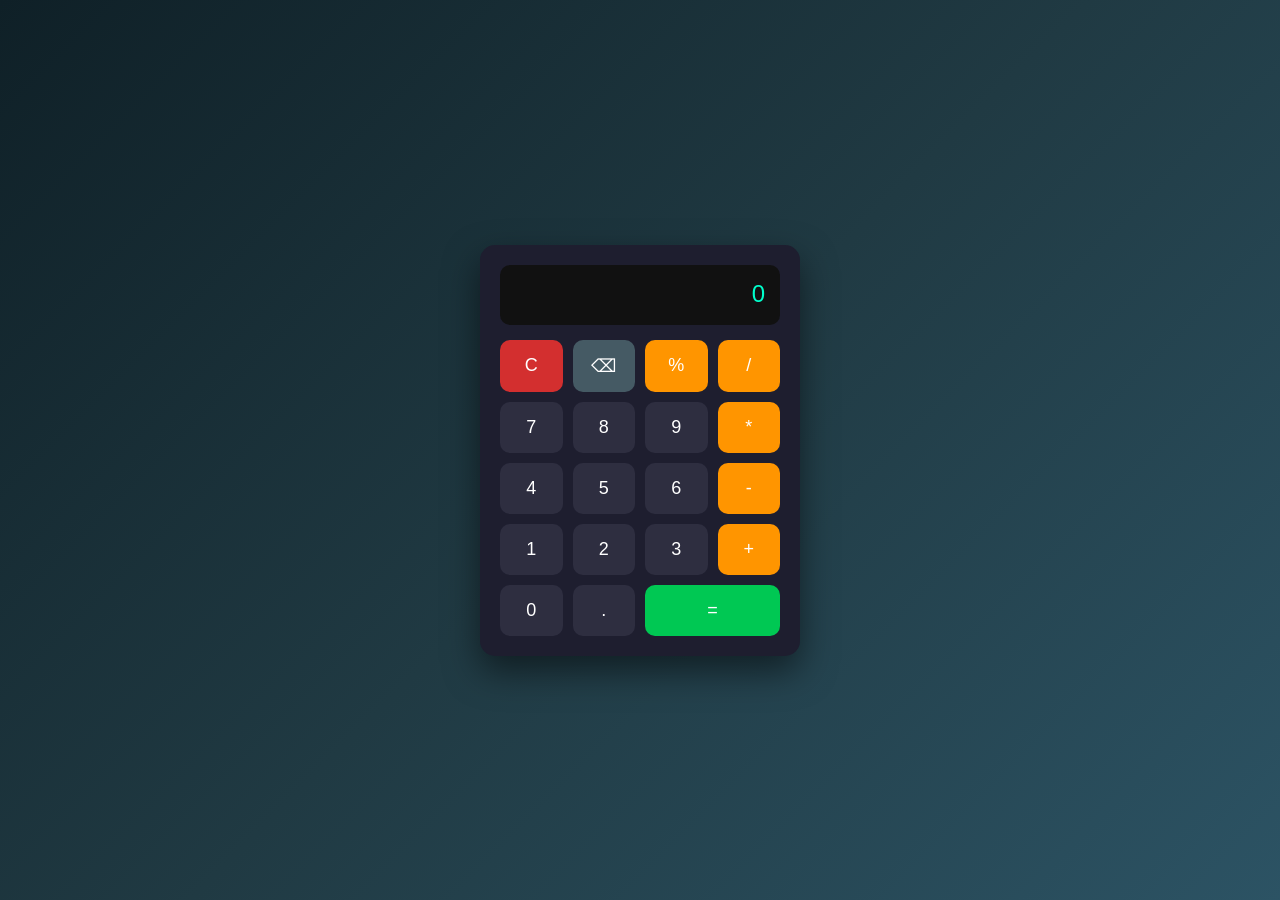
<file: calculator.html>
<!DOCTYPE html>
<html lang="en">
<head>
<meta charset="UTF-8">
<meta name="viewport" content="width=device-width, initial-scale=1.0">
<title>Advanced Calculator</title>

<style>
    * {
        margin: 0;
        padding: 0;
        box-sizing: border-box;
        font-family: Arial, Helvetica, sans-serif;
    }

    body {
        height: 100vh;
        display: flex;
        justify-content: center;
        align-items: center;
        background: linear-gradient(135deg, #0f2027, #203a43, #2c5364);
    }

    .calculator {
        background: #1e1e2f;
        padding: 20px;
        border-radius: 15px;
        box-shadow: 0 15px 35px rgba(0,0,0,0.5);
        width: 320px;
    }

    .display {
        width: 100%;
        height: 60px;
        background: #111;
        color: #00ffcc;
        text-align: right;
        padding: 15px;
        font-size: 24px;
        border-radius: 10px;
        margin-bottom: 15px;
        overflow-x: auto;
    }

    .buttons {
        display: grid;
        grid-template-columns: repeat(4, 1fr);
        gap: 10px;
    }

    button {
        padding: 15px;
        font-size: 18px;
        border: none;
        border-radius: 10px;
        cursor: pointer;
        transition: 0.2s ease;
    }

    button:hover {
        transform: scale(1.05);
    }

    button:active {
        transform: scale(0.95);
    }

    .number {
        background: #2e2e40;
        color: white;
    }

    .operator {
        background: #ff9500;
        color: white;
    }

    .equal {
        background: #00c853;
        color: white;
        grid-column: span 2;
    }

    .clear {
        background: #d32f2f;
        color: white;
    }

    .backspace {
        background: #455a64;
        color: white;
    }

    @media (max-width: 400px) {
        .calculator {
            width: 95%;
        }
    }
</style>
</head>
<body>

<div class="calculator">
    <div id="display" class="display">0</div>

    <div class="buttons">
        <button class="clear">C</button>
        <button class="backspace">⌫</button>
        <button class="operator">%</button>
        <button class="operator">/</button>

        <button class="number">7</button>
        <button class="number">8</button>
        <button class="number">9</button>
        <button class="operator">*</button>

        <button class="number">4</button>
        <button class="number">5</button>
        <button class="number">6</button>
        <button class="operator">-</button>

        <button class="number">1</button>
        <button class="number">2</button>
        <button class="number">3</button>
        <button class="operator">+</button>

        <button class="number">0</button>
        <button class="number">.</button>
        <button class="equal">=</button>
    </div>
</div>

<script>
    const display = document.getElementById("display");
    const buttons = document.querySelectorAll("button");

    let currentInput = "";

    function updateDisplay(value) {
        display.textContent = value || "0";
    }

    function isOperator(char) {
        return ["+", "-", "*", "/", "%"].includes(char);
    }

    buttons.forEach(button => {
        button.addEventListener("click", () => {
            const value = button.textContent;

            if (button.classList.contains("number")) {
                currentInput += value;
            }

            else if (button.classList.contains("operator")) {
                if (currentInput === "") return;

                const lastChar = currentInput.slice(-1);
                if (isOperator(lastChar)) {
                    currentInput = currentInput.slice(0, -1);
                }

                currentInput += value;
            }

            else if (button.classList.contains("clear")) {
                currentInput = "";
            }

            else if (button.classList.contains("backspace")) {
                currentInput = currentInput.slice(0, -1);
            }

            else if (button.classList.contains("equal")) {
                try {
                    currentInput = eval(currentInput).toString();
                } catch {
                    currentInput = "Error";
                }
            }

            updateDisplay(currentInput);
        });
    });

    // Keyboard Support
    document.addEventListener("keydown", (e) => {
        if ((e.key >= "0" && e.key <= "9") || e.key === ".") {
            currentInput += e.key;
        }
        else if (isOperator(e.key)) {
            const lastChar = currentInput.slice(-1);
            if (!isOperator(lastChar)) {
                currentInput += e.key;
            }
        }
        else if (e.key === "Enter") {
            try {
                currentInput = eval(currentInput).toString();
            } catch {
                currentInput = "Error";
            }
        }
        else if (e.key === "Backspace") {
            currentInput = currentInput.slice(0, -1);
        }
        else if (e.key === "Escape") {
            currentInput = "";
        }

        updateDisplay(currentInput);
    });
</script>

</body>
</html>
</file>
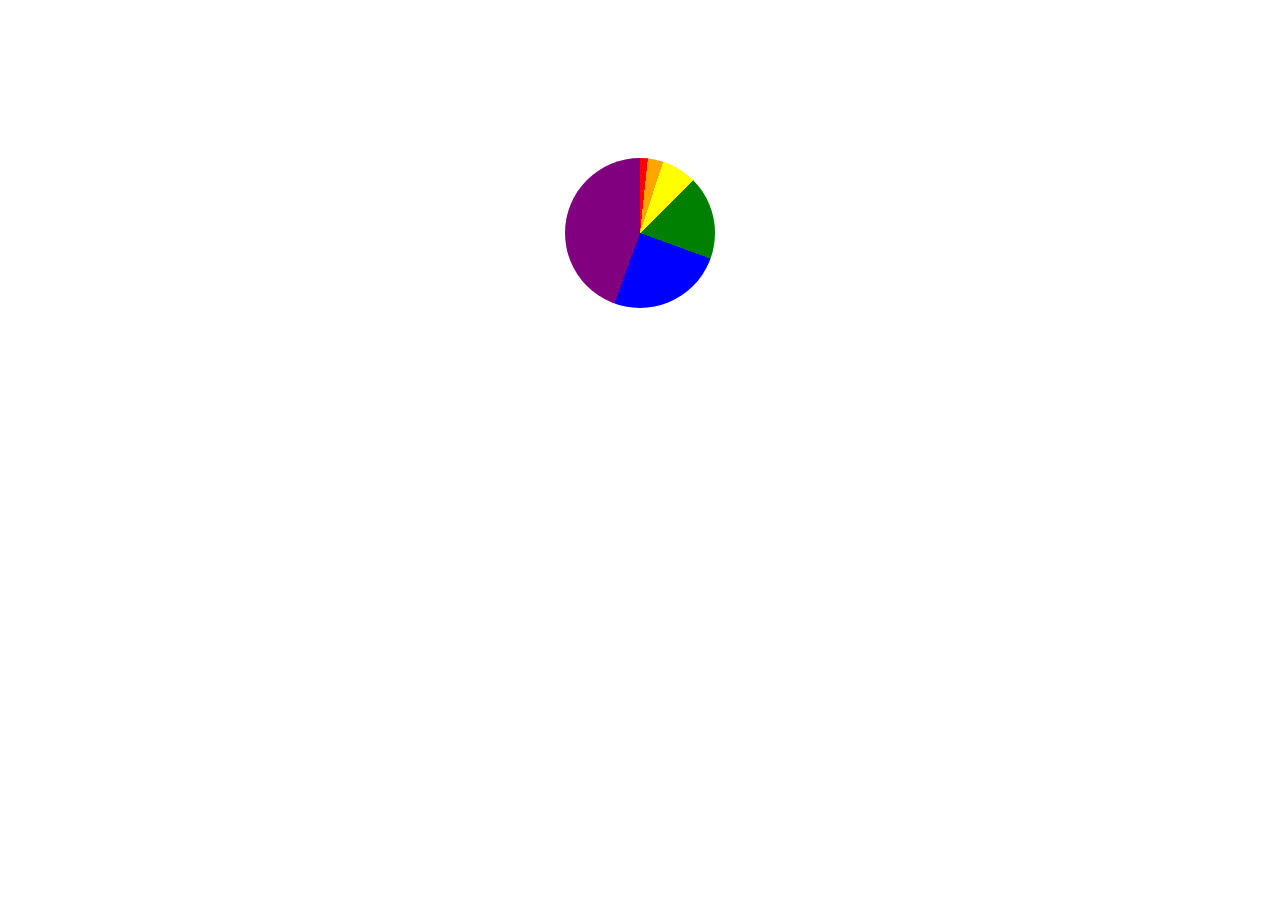
<file: piechart.html>
<!DOCTYPE html>
<html lang="en">
<head>
    <meta charset="UTF-8">
    <meta name="viewport" content="width=device-width, initial-scale=1.0">
    <title>Document</title>
    <style>
        .main-container{
            height:50vh;
            width: 100%;
            display:flex;
            align-items: center;
            justify-content: center;
        }
        .circle{
            width:150px;
            height:150px;
            background: conic-gradient(red 6deg,
            orange 6deg 18deg,
            yellow 18deg 45deg,
            green 45deg 110deg,
            blue 110deg 200deg,
            purple 200deg);;
            border-radius:50%;
            /* justify-self: center;   */
        }


    </style>
</head>
<body>
    <div class="main-container">
        <div class="circle">

        </div> 
    </div>
</body>
</html>
</file>
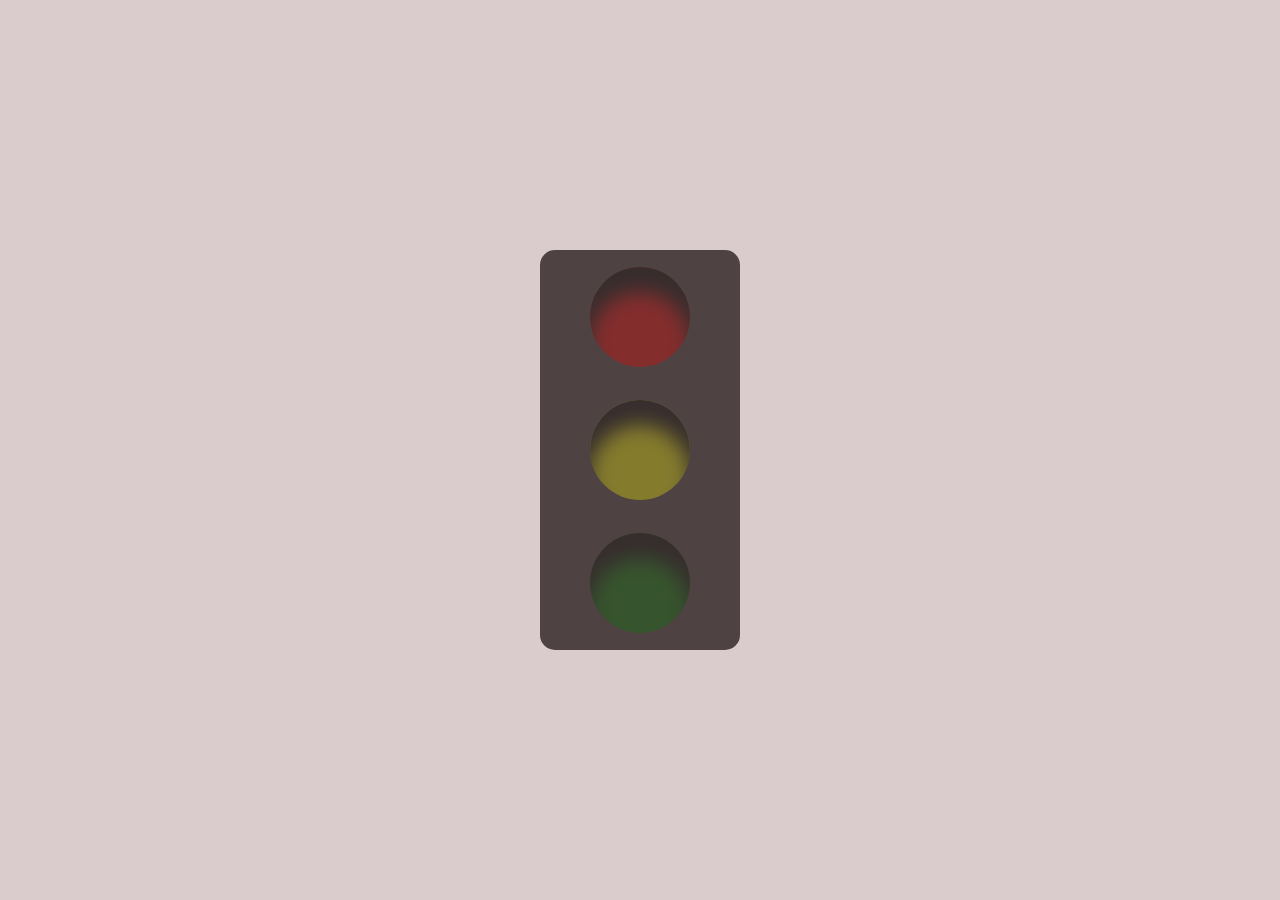
<file: signal-lights.html>
<!doctype html>
<html lang="en">
  <head>
    <meta charset="UTF-8" />
    <meta name="viewport" content="width=device-width, initial-scale=1.0" />
    <title>Document</title>

    <style>
      * {
        margin: 0;
        padding: 0;
        box-sizing: border-box;
      }
      .main-container {
        height: 100vh;
        width: 100%;
        background-color: rgb(218, 204, 204);
        justify-content: center; /* center horizontally */
        align-items: center; /* center vertically */
        display: flex;
      }
      .outer-layer {
        width: 200px;
        height: 400px;
        background: rgb(79, 66, 66);
        justify-content: space-around; /* center horizontally */
        align-items: center; /* center vertically */
        display: flex;

        flex-direction: column;
        border-radius: 15px;
      }
      .inner-layer > div {
        /*instead of .inner-layer .red, .yellow, .green{} */
        width: 100px;
        height: 100px;
        border-radius: 50%;
        border: none;
        box-shadow: inset 0px 25px 20px rgba(0, 0, 0, 1);
        /* inset means inner the element  
            0px -> horizontal means left or right is 0,
            25px -> it is veritcle direction means top and bottom
            20 px -> for blur the shadow
            in rgba (1) -> goes to transparency which is almost none. */
      }
      .red {
        background-color: red;
      }
      .yellow {
        background: yellow;
      }
      .green {
        background: green;
      }
      /* to add dim effect before active lights */
      .red,
      .yellow,
      .green {
        opacity: 0.3;
        transition: opacity 0.3s ease;
      }
      .active {
        opacity: 1;
        box-shadow: 0 0 30px currentColor;
      }
    </style>
  </head>
  <body>
    <div class="main-container">
      <div class="outer-layer">
        <div class="inner-layer">
          <div class="red" id="red"></div>
        </div>
        <div class="inner-layer">
          <div class="yellow" id="yellow"></div>
        </div>
        <div class="inner-layer">
          <div class="green" id="green"></div>
        </div>
      </div>
    </div>

    <script>
      const red = document.getElementById("red");
      const yellow = document.getElementById("yellow");
      const green = document.getElementById("green");

      function turnOffLights() {
        red.classList.remove("active");
        yellow.classList.remove("active");
        green.classList.remove("active");
      }

      function trafficLight() {
        // GREEN ON
        setTimeOut(()=>{
           turnOffLights();
           green.classList.add("active");
        },1000);
        

        setTimeout(() => {
          // RED ON
          turnOffLights();
          red.classList.add("active");
        }, 2000);

        setTimeout(() => {
          // YELLOW ON
          turnOffLights();
          yellow.classList.add("active");

          // yellow duration
        }, 3000); // green duration
      }

      // Repeat every 7 seconds (3 + 1 + 3)
      setInterval(trafficLight, 7000);

      // Start immediately
      trafficLight();

      // //   1. selecting elements from html
      // const red = document.getElementById("red");
      // const yellow = document.getElementById("yellow");
      // const green = document.getElementById("green");
      // // document -> represent my whole html page.
      // // getElementById("red") -> finds elements with id = "red".
      // // it stores that element inside a variable.

      // // 2. function to turn off all lights.
      // function turnOffLights(){
      //     red.classList.remove("active");
      //     yellow.classList.remove("active");
      //     green.classList.remove("active");
      // }
      // // classList -> every html elements has a list of classes. eg. <div class= "red active"></div>
      // // classList -> add class -> classList.add() / remove class -> classList.remove() / toggle class-> classList.toggle()
      // // why remove "active"?  -> cause only one light should glow at a time. so before turning one ON . we turn all OFF first.

      // // 3. main function : trafficLight()
      // function trafficLight(){
      //     // green ON
      //     turnOFFLights();
      //     green.classList.add("active");

      //     setTimeOut(()=>{
      //         //Yellow ON
      //         turnOFFLights();
      //         yellow.classList.add("active");

      //         setTimeout(()=>{
      //             //red ON
      //             trunOffLights();
      //             red.classList.add("active");
      //         },1000);  // yellow duration
      //     },3000);     // green duration
      // }

      // // repeat every 7 seconds (3+1+3)
      // setInterval(trafficLight, 7000);

      // // start immediately
      // trafficLight();
    </script>
  </body>
</html>
</file>
